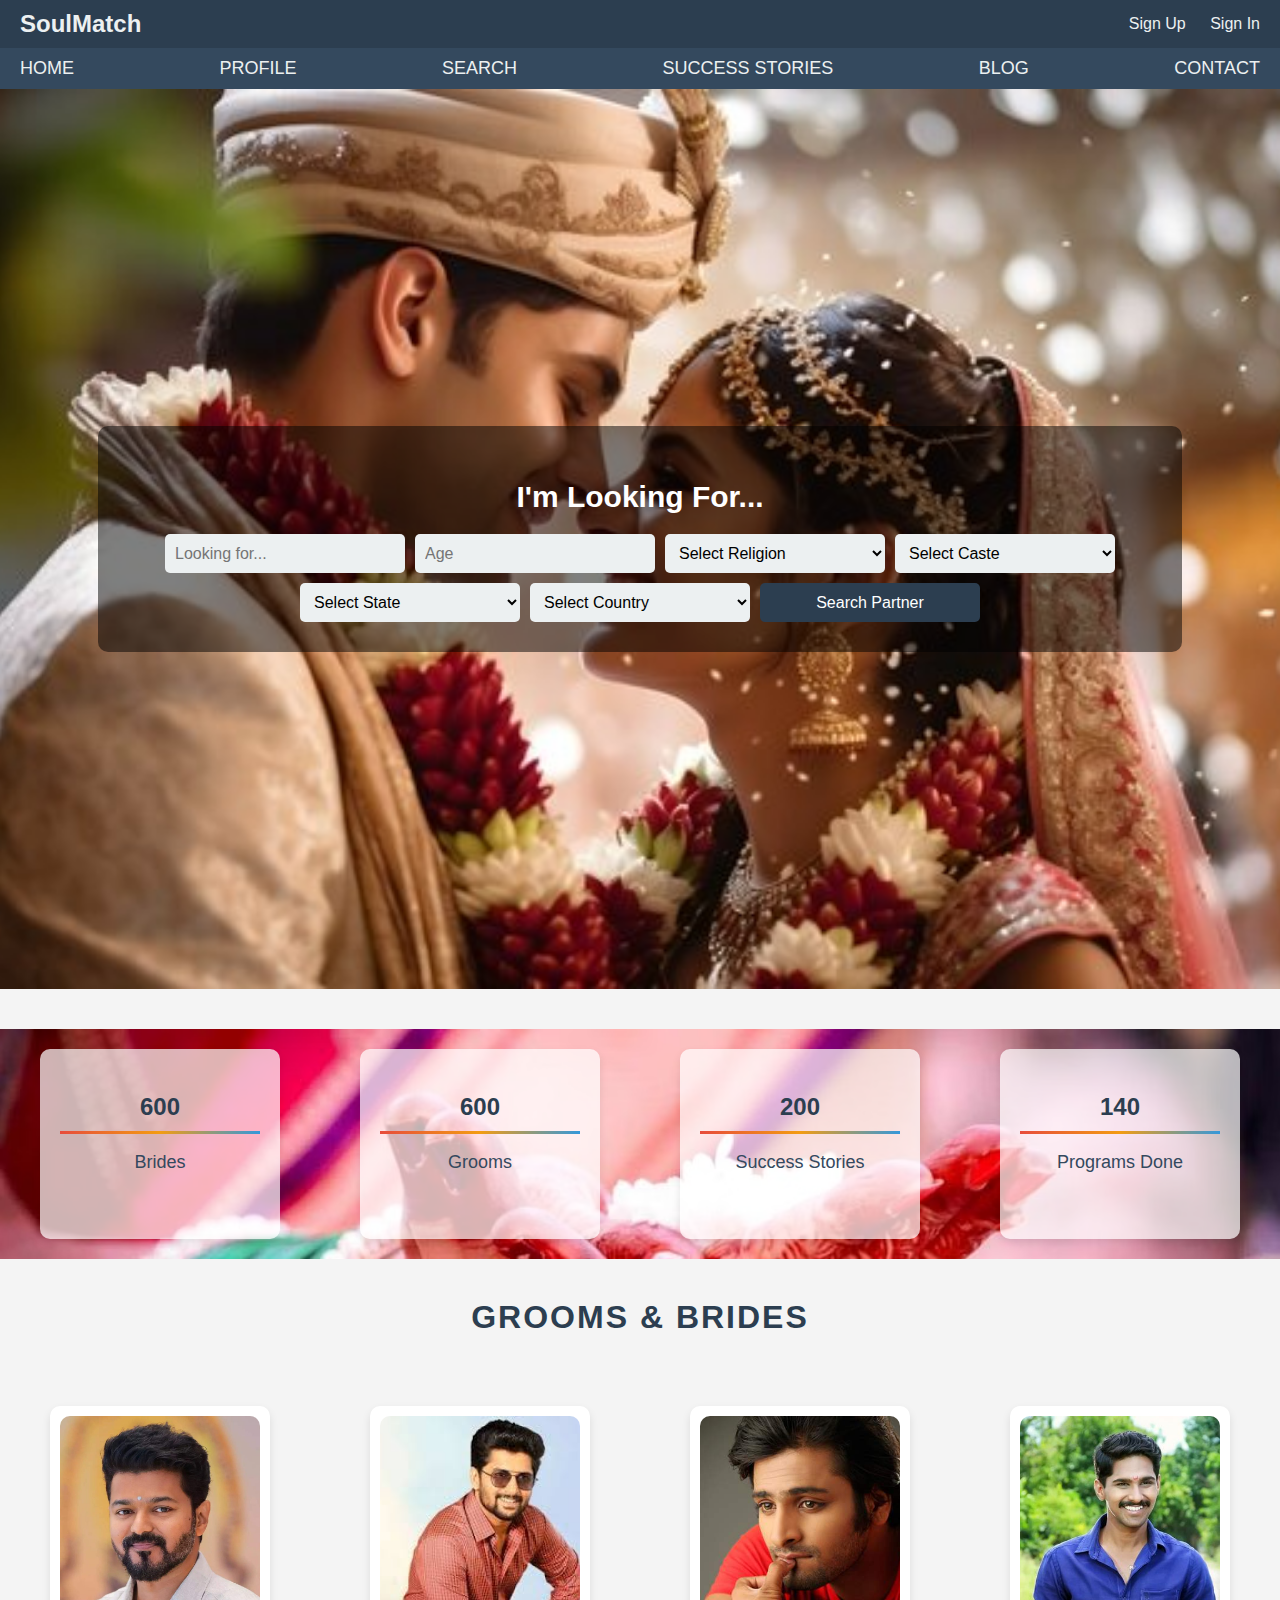
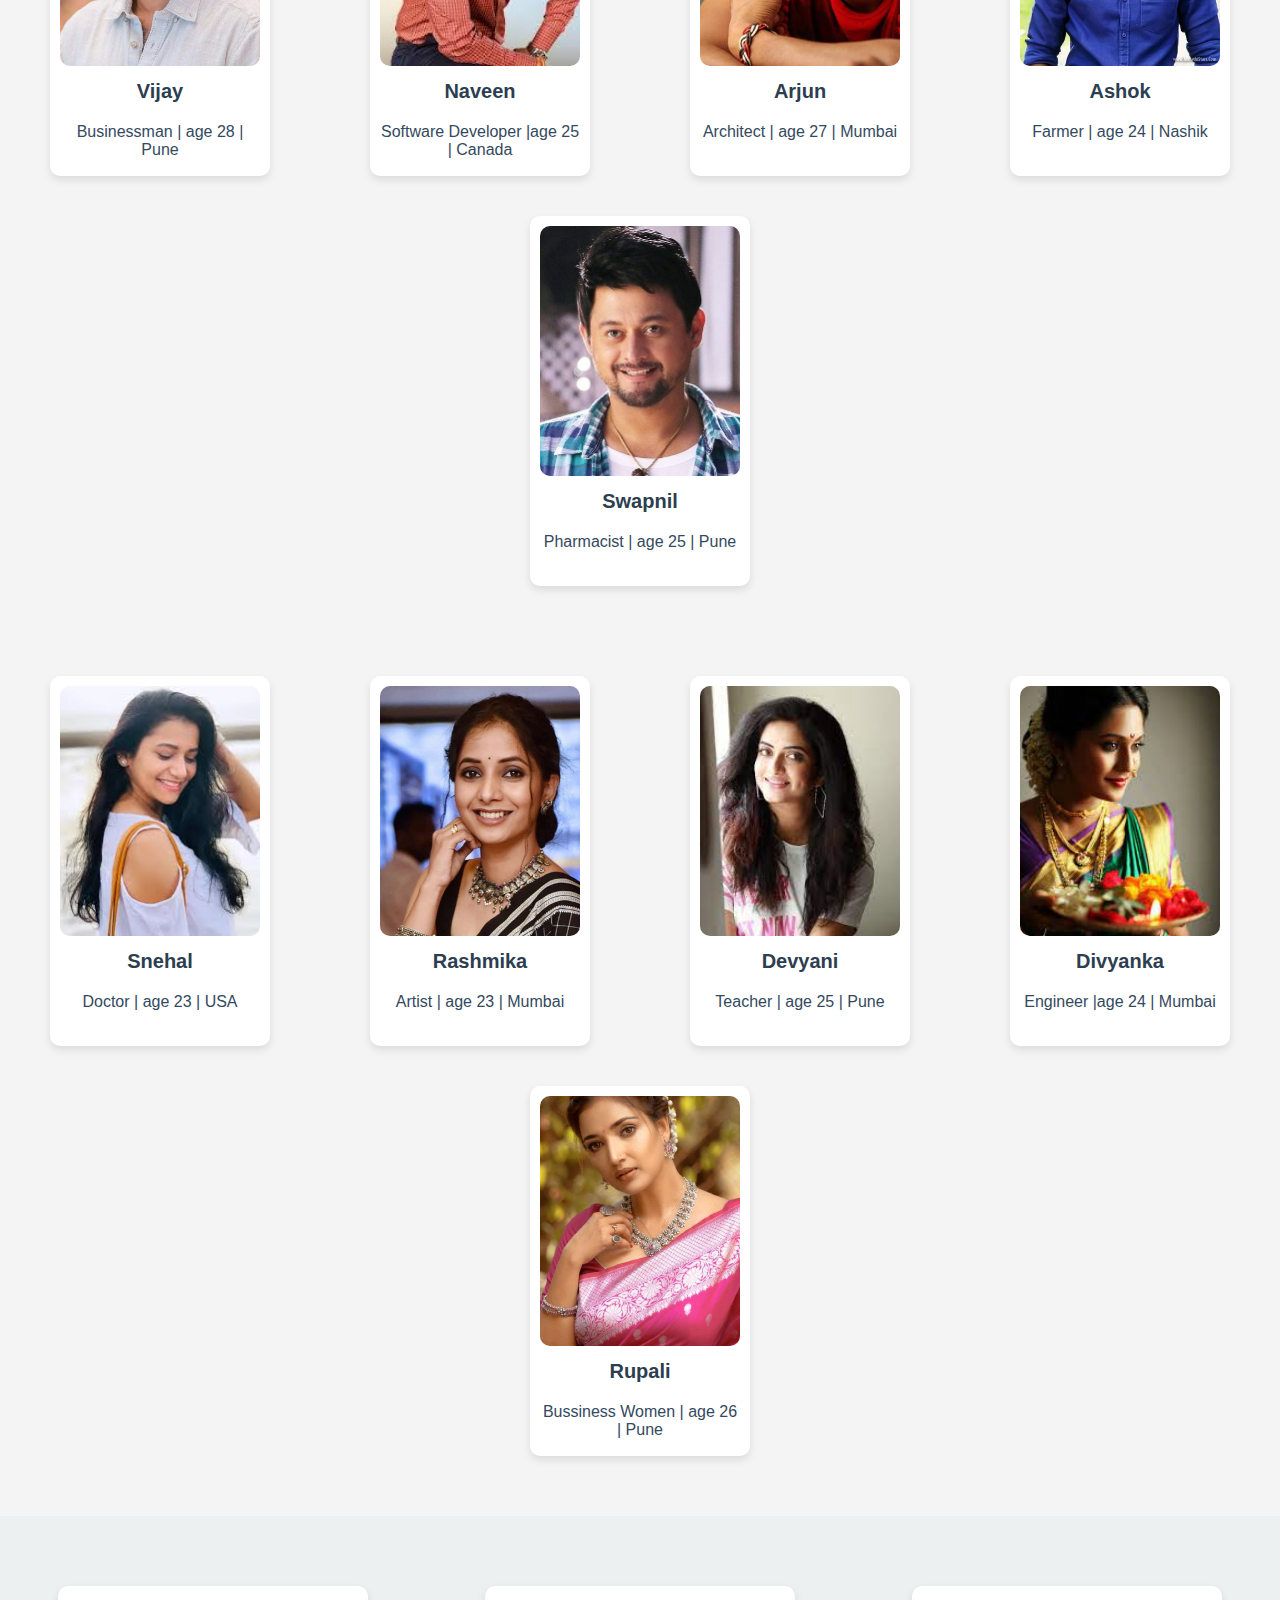
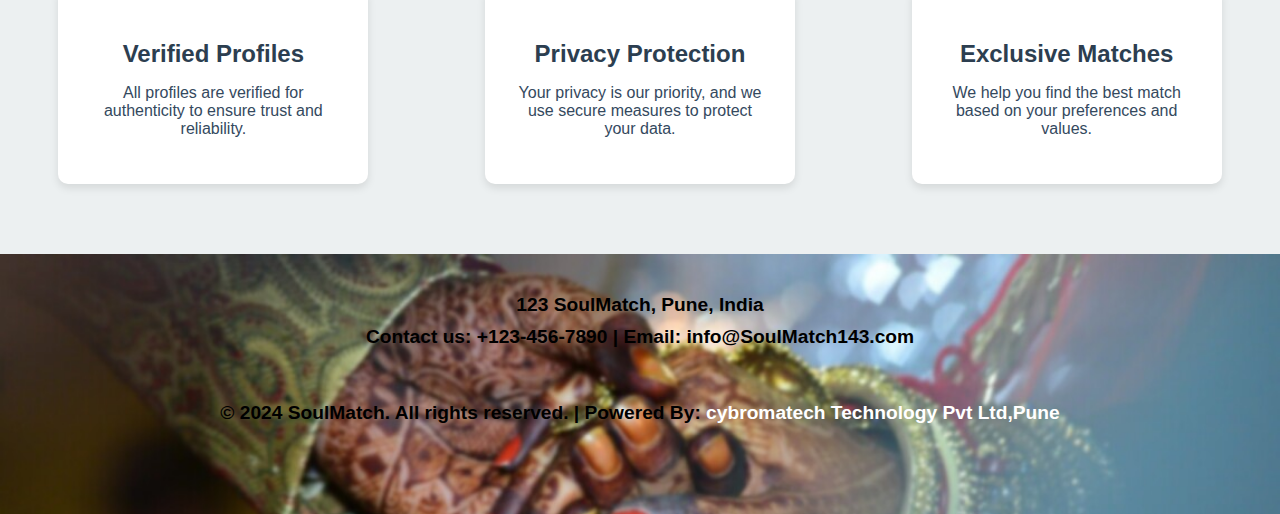
<file: index.html>
<!DOCTYPE html>
<html lang="en">
<head>
    <meta charset="UTF-8">
    <meta name="viewport" content="width=device-width, initial-scale=1.0">
    <title>Matrimonial Website</title>
    <link rel="stylesheet" href="https://cdnjs.cloudflare.com/ajax/libs/font-awesome/6.7.1/css/all.min.css" integrity="sha512-5Hs3dF2AEPkpNAR7UiOHba+lRSJNeM2ECkwxUIxC1Q/FLycGTbNapWXB4tP889k5T5Ju8fs4b1P5z/iB4nMfSQ==" crossorigin="anonymous" referrerpolicy="no-referrer" />
    <style>
        /* General body styling */
        body {
            font-family: Arial, sans-serif;
            margin: 0;
            padding: 0;
            height: 100%;
            background-color: #f4f4f4;
        }

        /* Top Nav Bar styling */
        .top-nav {
            display: flex;
            justify-content: space-between;
            align-items: center;
            background-color: #2c3e50;
            padding: 10px 20px;
        }

        .top-nav .logo a {
            font-size: 24px;
            font-weight: bold;
            color: #ecf0f1;
            text-decoration: none;
        }

        .top-nav .auth-links a {
            color: #ecf0f1;
            text-decoration: none;
            margin-left: 20px;
            font-size: 16px;
        }

        .top-nav .auth-links a:hover {
            text-decoration: underline;
        }

        /* Main Nav Bar styling */
        .navbar {
            background-color: #34495e;
            padding: 10px 0;
            text-align: center;
        }

        .navbar ul {
            list-style: none;
            padding: 0;
            margin: 0;
            display: flex;
            justify-content: space-between;
        }

        .navbar li {
            margin: 0 20px;
        }

        .navbar a {
            color: #ecf0f1;
            text-decoration: none;
            font-size: 18px;
            text-transform: uppercase;
        }

        .navbar a:hover {
            color: #f39c12;
        }

        /* Background Image Styling */
        .background-container {
            background-image: url(images/wedding-couple.jpg); /* Add the path to your image */
            background-size: cover;
            background-position: center;
            background-repeat: no-repeat;
            height: 100vh; /* Full height of the viewport */
            display: flex;
            justify-content: center;
            align-items: center;
        }

        /* Form Styling */
        .slider-content {
            background-color: rgba(0, 0, 0, 0.5); /* Semi-transparent background for readability */
            padding: 30px;
            border-radius: 10px;
            width: 80%;
            max-width: 1200px; /* Increased max width for more space */
            text-align: center;
        }

        .slider-content h2 {
            font-size: 30px;
            margin-bottom: 20px;
            color: white;
        }

        .slider-content form {
            display: flex;
            flex-wrap: wrap; /* Allow form elements to wrap */
            gap: 10px;
            justify-content: center; /* Center form elements */
        }

        .slider-content input,
        .slider-content select,
        .slider-content button {
            padding: 10px;
            width: 220px; /* Adjusted width for the form inputs */
            border-radius: 5px;
            border: none;
            font-size: 16px;
        }

        .slider-content button {
            background-color: #2c3e50;
            color: white;
            cursor: pointer;
        }

        .slider-content button:hover {
            background-color: #f39c12;
        }

        /* Style for input fields */
        input,
        select {
            background-color: #ecf0f1;
        }

        button {
            background-color: #3498db;
        }

        /* Add responsiveness for smaller screens */
        @media screen and (max-width: 768px) {
            .slider-content input,
            .slider-content select,
            .slider-content button {
                width: 100%; /* Full width on smaller screens */
            }
        }

        /* Cards Section: Stats (Brides, Grooms, Success Stories, Programs) */
        .stats-container {
            display: flex;
            background:url(images/Indian-wedding-1024x576.avif);
            margin-bottom: 50px;
            background-size: cover;
            justify-content: space-around;
            align-items: center;
            margin: 40px 0;
            flex-wrap: wrap;
        }

        .stats-card {
            background-color: rgba(255, 255, 255, 0.7); /* Transparent background */
            padding: 20px;
            margin: 20px;
            border-radius: 10px;
            box-shadow: 0 4px 8px rgba(0, 0, 0, 0.1);
            text-align: center;
            width: 200px;
            height: 150px;
        }

        .stats-card h3 {
            margin-bottom: 10px;
            font-size: 24px;
            color: #2c3e50;
        }

        .stats-card p {
            font-size: 18px;
            color: #34495e;
        }

        /* Colorful line between the number and text */
        .stats-card .line {
            width: 100%;
            height: 3px;
            background: linear-gradient(to right, #e74c3c, #f39c12, #3498db);
            margin: 10px 0;
        }

        /* Profile Cards Section */
        .profile-cards-container {
            display: flex;
            flex-wrap: wrap;
            justify-content: space-around;
            margin: 40px 0;
            margin-top: 50px;
        }
        .section-heading:hover{
        color: #f39c12;

        }
        .profile-card:hover{
           transform: scale(1.1);
        }
        .profile-card {
            background-color: #fff;
            padding: 10px;
            margin: 20px;
            border-radius: 10px;
            text-align: center;
            width: 200px;
            height: 350px;
            box-shadow: 0 4px 8px rgba(0, 0, 0, 0.1);
        }

        .profile-card img {
            width: 100%;
            height: 250px;
            object-fit: cover;
            border-radius: 10px;
        }

        .profile-card h3 {
            margin-top: 10px;
            color: #2c3e50;
            font-size: 20px;
        }

        .profile-card p {
            font-size: 16px;
            color: #34495e;
            margin-top: 5px;
        }

        /* Add responsiveness for smaller screens */
        @media screen and (max-width: 768px) {
            .stats-container {
                flex-direction: column;
                align-items: center;
            }

            .profile-cards-container {
                flex-direction: column;
                align-items: center;
            }

            .profile-card {
                width: 80%; 
            }
        }

        /* Style for the heading in the profile section */
        .section-heading {
            text-align: center;
            font-size: 32px;
            font-weight: bold;
            color: #2c3e50;
            margin: 20px 0;
            text-transform: uppercase;
            letter-spacing: 2px;
        }

         /* Features Section Styling */
         .features-section {
            display: flex;
            justify-content: space-around;
            padding: 50px 0;
            background-color: #ecf0f1;
            flex-wrap: wrap;
        }

        .feature-card {
            background-color: #fff;
            width: 250px;
            margin: 20px;
            padding: 30px;
            border-radius: 10px;
            box-shadow: 0 4px 8px rgba(0, 0, 0, 0.1);
            text-align: center;
        }

        .feature-card h3 {
            color: #2c3e50;
            font-size: 24px;
            margin-bottom: 15px;
        }

        .feature-card p {
            color: #34495e;
            font-size: 16px;
        }

        /* Footer Styling */
        .footer {
            background:url(images/do-sharp.php);
            background-size: cover;
            backdrop-filter:blur;
            width: 100%;
            height: 200px;
            color:black;
            font-weight: 600;
            font-size: 1.2rem;
            padding: 30px 0;
            text-align: center;
        }

        .footer .social-icons a {
            color:lightgreen;
            font-size: 30px;
            margin: 15px;
        }

        .footer .social-icons a:hover {
            color:orangered;
           
        }

        .footer p {
            margin: 10px 0;
        }
    </style>
</head>
<body>

    <!-- Top Navigation (Logo, Sign Up, Sign In) -->
    <div class="top-nav">
        <div class="logo">
            <a href="home.html">SoulMatch</a>
        </div>
        <div class="auth-links">
            <a href="signup.html">Sign Up</a>
            <a href="login.html">Sign In</a>
        </div>
    </div>

    <!-- Main Navigation (Sections like Home, Profile, Search) -->
    <div class="navbar">
        <ul>
            <li><a href="index.html">Home</a></li>
            <li><a href="profile.html">Profile</a></li>
            <li><a href="search.html">Search</a></li>
            <li><a href="success-stories.html">Success Stories</a></li>
            <li><a href="#">Blog</a></li>
            <li><a href="contactUs.html">Contact</a></li>
        </ul>
    </div>

    <!-- Background Image and Form Section -->
    <div class="background-container">
        <div class="slider-content">
            <h2>I'm Looking For...</h2>
            <form id="searchForm">
                <input type="text" id="lookingFor" placeholder="Looking for..." required>
                <input type="number" id="age" placeholder="Age" required>

                <!-- Religion Dropdown -->
                <select id="religion" required>
                    <option value="" disabled selected>Select Religion</option>
                    <option value="Hindu">Hindu</option>
                    <option value="Muslim">Muslim</option>
                    <option value="Christian">Christian</option>
                    <option value="Sikh">Sikh</option>
                    <option value="Other">Other</option>
                </select>

                <!-- Caste Dropdown -->
                <select id="caste" required>
                    <option value="" disabled selected>Select Caste</option>
                    <option value="General">General</option>
                    <option value="OBC">OBC</option>
                    <option value="SC">SC</option>
                    <option value="ST">ST</option>
                    <option value="Other">Other</option>
                </select>

                <!-- State Dropdown -->
                <select id="state" required>
                    <option value="" disabled selected>Select State</option>
                    <option value="Maharashtra">Maharashtra</option>
                    <option value="Gujarat">Gujarat</option>
                    <option value="Tamil Nadu">Tamil Nadu</option>
                    <option value="Uttar Pradesh">Uttar Pradesh</option>
                    <option value="Other">Other</option>
                </select>

                <!-- Country Dropdown -->
                <select id="country" required>
                    <option value="" disabled selected>Select Country</option>
                    <option value="India">India</option>
                    <option value="USA">USA</option>
                    <option value="Canada">Canada</option>
                    <option value="UK">UK</option>
                    <option value="Other">Other</option>
                </select>

                <button type="submit">Search Partner</button>
            </form>
        </div>
    </div>

    <!-- Stats Section (Brides, Grooms, Success Stories, Programs) -->
    <div class="stats-container">
        <div class="stats-card">
            <h3 id="bridesCount">0</h3>
            <div class="line"></div>
            <p>Brides</p>
        </div>
        <div class="stats-card">
            <h3 id="groomsCount">0</h3>
            <div class="line"></div>
            <p>Grooms</p>
        </div>
        <div class="stats-card">
            <h3 id="storiesCount">0</h3>
            <div class="line"></div>
            <p>Success Stories</p>
        </div>
        <div class="stats-card">
            <h3 id="programsCount">0</h3>
            <div class="line"></div>
            <p>Programs Done</p>
        </div>
    </div>

    <!-- Cards Section: Brides, Grooms -->
    <section class="groom-bride">
        <h1 class="section-heading">Grooms & Brides</h1>
        <div class="profile-cards-container">
            <!-- Grooms Section -->
            <div class="profile-card">
                <img src="images/vijay.jpg" alt="Groom 1">
                <h3>Vijay</h3>
                <p>Businessman | age 28 | Pune</p>
            </div>
            <div class="profile-card">
                <img src="images/nani.jpeg" alt="Groom 2">
                <h3>Naveen</h3>
                <p>Software Developer |age 25 | Canada</p>
            </div>
            <div class="profile-card">
                <img src="images/Vaibbhav-Tatwawdi.jpg" alt="Groom 3">
                <h3>Arjun</h3>
                <p>Architect | age 27 | Mumbai</p>
            </div>
            <div class="profile-card">
                <img src="images/lagir.jpg" alt="Groom 3">
                <h3>Ashok</h3>
                <p>Farmer | age 24 | Nashik</p>
            </div>
            <div class="profile-card">
                <img src="images/swapnil-joshi.jpg" alt="Groom 3">
                <h3>Swapnil</h3>
                <p>Pharmacist | age 25 | Pune</p>
            </div>
        </div>

        <!-- Brides Section -->
        <div class="profile-cards-container">
            <div class="profile-card">
                <img src="images/marathi1.jpeg" alt="Bride 1">
                <h3>Snehal</h3>
                <p>Doctor | age 23 | USA</p>
            </div>
            <div class="profile-card">
                <img src="images/Sayali-Sanjeev.gif" alt="Bride 2">
                <h3>Rashmika</h3>
                <p>Artist | age 23 | Mumbai</p>
            </div>
            <div class="profile-card">
                <img src="images/m2.jpeg" alt="Bride 3">
                <h3>Devyani</h3>
                <p>Teacher | age 25 | Pune</p>
            </div>
            <div class="profile-card">
                <img src="images/images.jpeg" alt="Bride 3">
                <h3>Divyanka</h3>
                <p>Engineer |age 24 | Mumbai</p>
            </div>
            <div class="profile-card">
                <img src="images/rupali-bhosale.jpeg" alt="Bride 3">
                <h3>Rupali</h3>
                <p>Bussiness Women | age 26 | Pune</p>
            </div>
        </div>
    </section>

    <script>
        // Function to animate counting
        function animateCount(elementId, finalCount, duration) {
            const element = document.getElementById(elementId);
            let count = 0;
            let increment = finalCount / (duration / 50); // Divide the final count by the duration in ms

            const interval = setInterval(() => {
                count += increment;
                if (count >= finalCount) {
                    element.innerHTML = finalCount;
                    clearInterval(interval);
                } else {
                    element.innerHTML = Math.round(count);
                }
            }, 50); // Update every 50ms
        }

        // Trigger the counting for each stat
        window.onload = function() {
            animateCount('bridesCount', 1500, 2000);
            animateCount('groomsCount', 1500, 2000);
            animateCount('storiesCount', 500, 2000);
            animateCount('programsCount', 350, 2000);
        };
    </script>


<section class="features-section">
    <div class="feature-card">
        <h3>Verified Profiles</h3>
        <p>All profiles are verified for authenticity to ensure trust and reliability.</p>
    </div>
    <div class="feature-card">
        <h3>Privacy Protection</h3>
        <p>Your privacy is our priority, and we use secure measures to protect your data.</p>
    </div>
    <div class="feature-card">
        <h3>Exclusive Matches</h3>
        <p>We help you find the best match based on your preferences and values.</p>
    </div>
</section>

<!-- Footer Section -->
<footer class="footer">
    <p>123 SoulMatch, Pune, India</p>
    <p>Contact us: <strong>+123-456-7890</strong> | Email: <strong>info@SoulMatch143.com</strong></p>
    <div class="social-icons">
        <a href="#"><i class="fa-brands fa-square-instagram"></i></a>
        <a href="#"><i class="fa-brands fa-square-facebook"></i></a>
        <a href="#"><i class="fa-brands fa-square-whatsapp"></i></a>
    </div>
    <p>&copy; 2024 SoulMatch. All rights reserved. | Powered By: <a style="text-decoration: none; color:white;" href="https://www.cybromatechtechnology.in/">cybromatech Technology Pvt Ltd,Pune</a></p>
</footer>


</body>
</html>
</file>
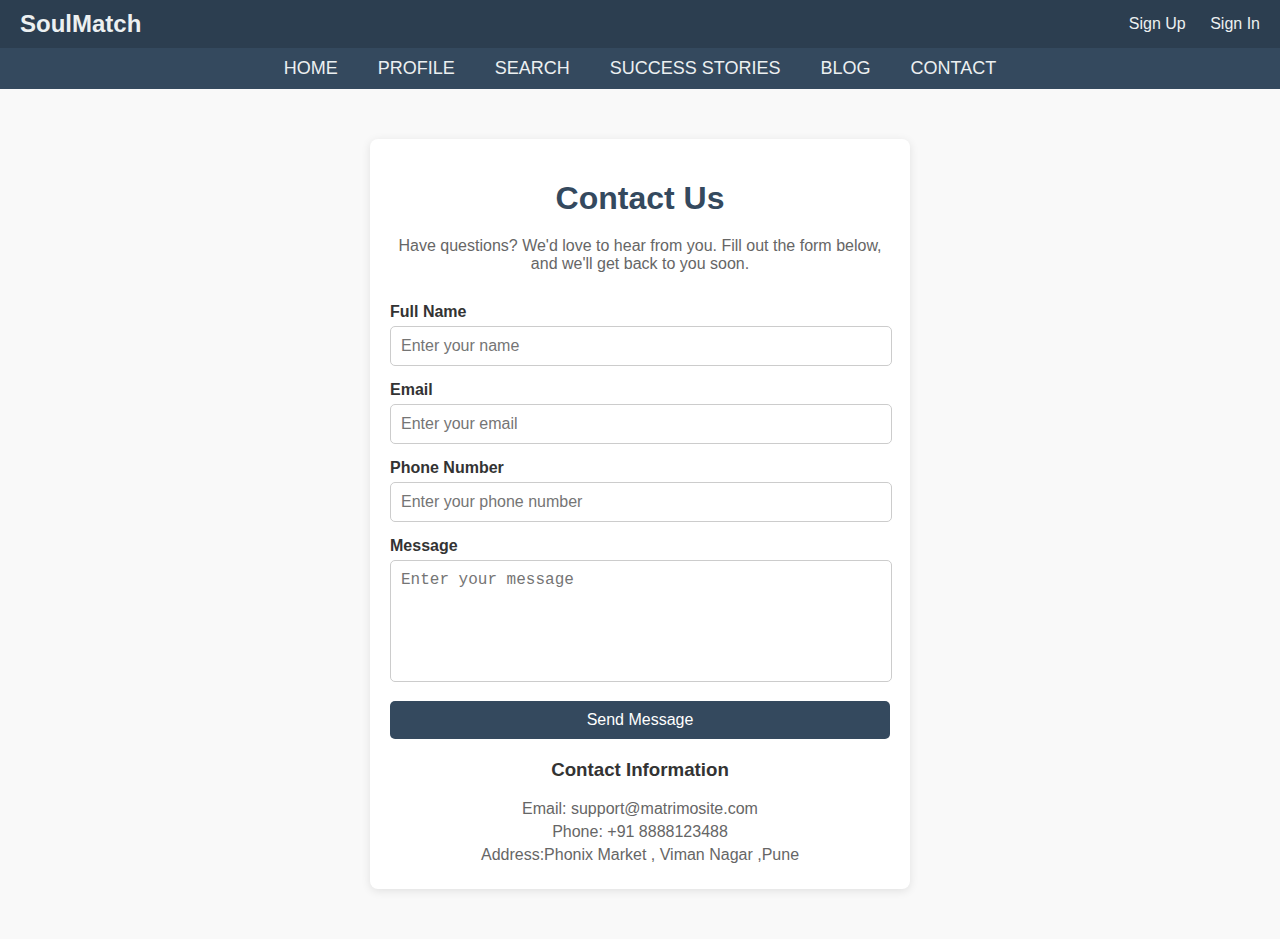
<file: contactUs.html>
<!DOCTYPE html>
<html lang="en">
<head>
    <meta charset="UTF-8">
    <meta name="viewport" content="width=device-width, initial-scale=1.0">
    <title>Contact Us - Matrimony</title>
    <link rel="stylesheet" href="contactUs.css">
</head>
<body>
    <!-- Top Navigation (Logo, Sign Up, Sign In) -->
    <div class="top-nav">
        <div class="logo">
            <a href="index.html">SoulMatch</a>
        </div>
        <div class="auth-links">
            <a href="signup.html">Sign Up</a>
            <a href="login.html">Sign In</a>
        </div>
    </div>

    <!-- Main Navigation (Sections like Home, Profile, Search) -->
    <div class="navbar">
        <ul>
            <li><a href="index.html">Home</a></li>
            <li><a href="profile.html">Profile</a></li>
            <li><a href="search.html">Search</a></li>
            <li><a href="success-stories.html">Success Stories</a></li>
            <li><a href="#">Blog</a></li>
            <li><a href="contactUs.html">Contact</a></li>
        </ul>
    </div>

    <div class="container">
        <h1>Contact Us</h1>
        <p>Have questions? We'd love to hear from you. Fill out the form below, and we'll get back to you soon.</p>
        
        <form>
            <div class="form-group">
                <label for="name">Full Name</label>
                <input type="text" id="name" placeholder="Enter your name" required>
            </div>
            <div class="form-group">
                <label for="email">Email</label>
                <input type="email" id="email" placeholder="Enter your email" required>
            </div>
            <div class="form-group">
                <label for="phone">Phone Number</label>
                <input type="tel" id="phone" placeholder="Enter your phone number" required>
            </div>
            <div class="form-group">
                <label for="message">Message</label>
                <textarea id="message" placeholder="Enter your message" required></textarea>
            </div>
            <button type="submit">Send Message</button>
        </form>

        <div class="contact-info">
            <h3>Contact Information</h3>
            <p>Email: support@matrimosite.com</p>
            <p>Phone: +91 8888123488</p>
            <p>Address:Phonix Market , Viman Nagar ,Pune </p>
        </div>
    </div>
</body>
</html>
</file>
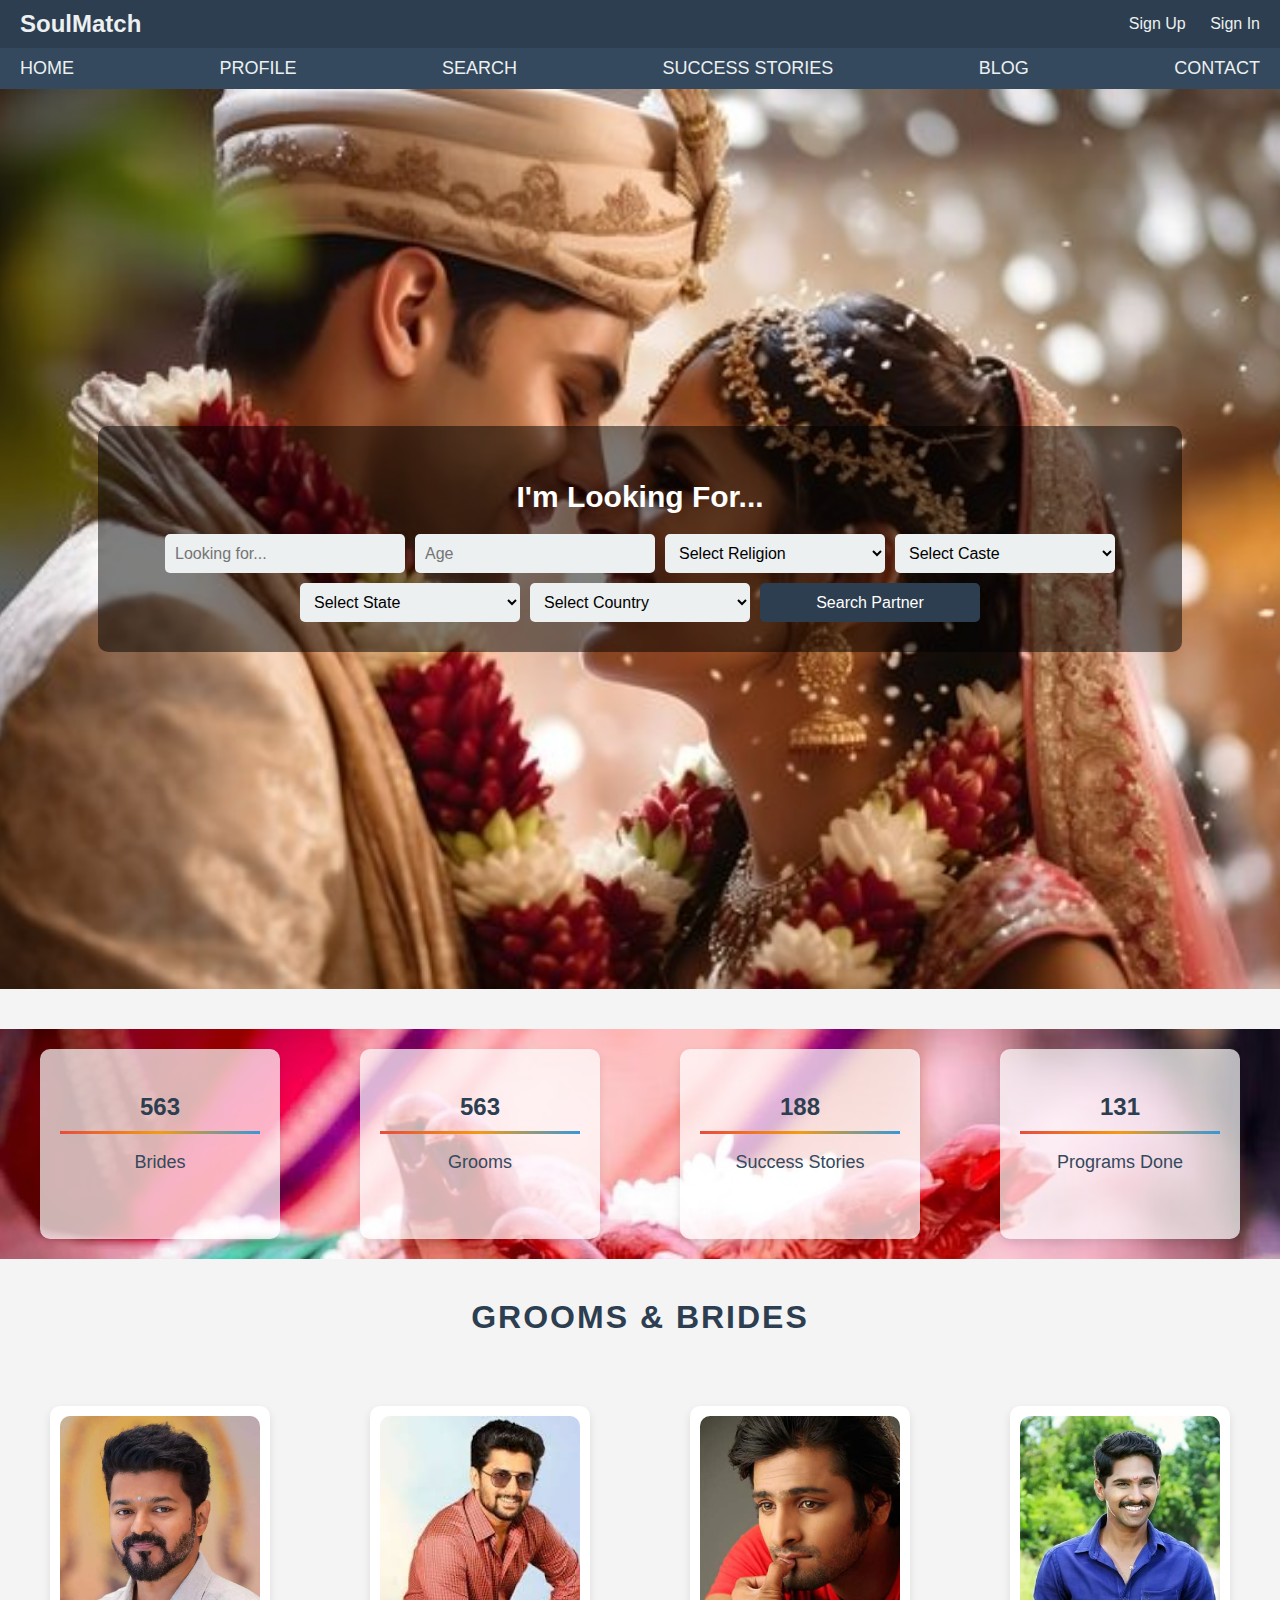
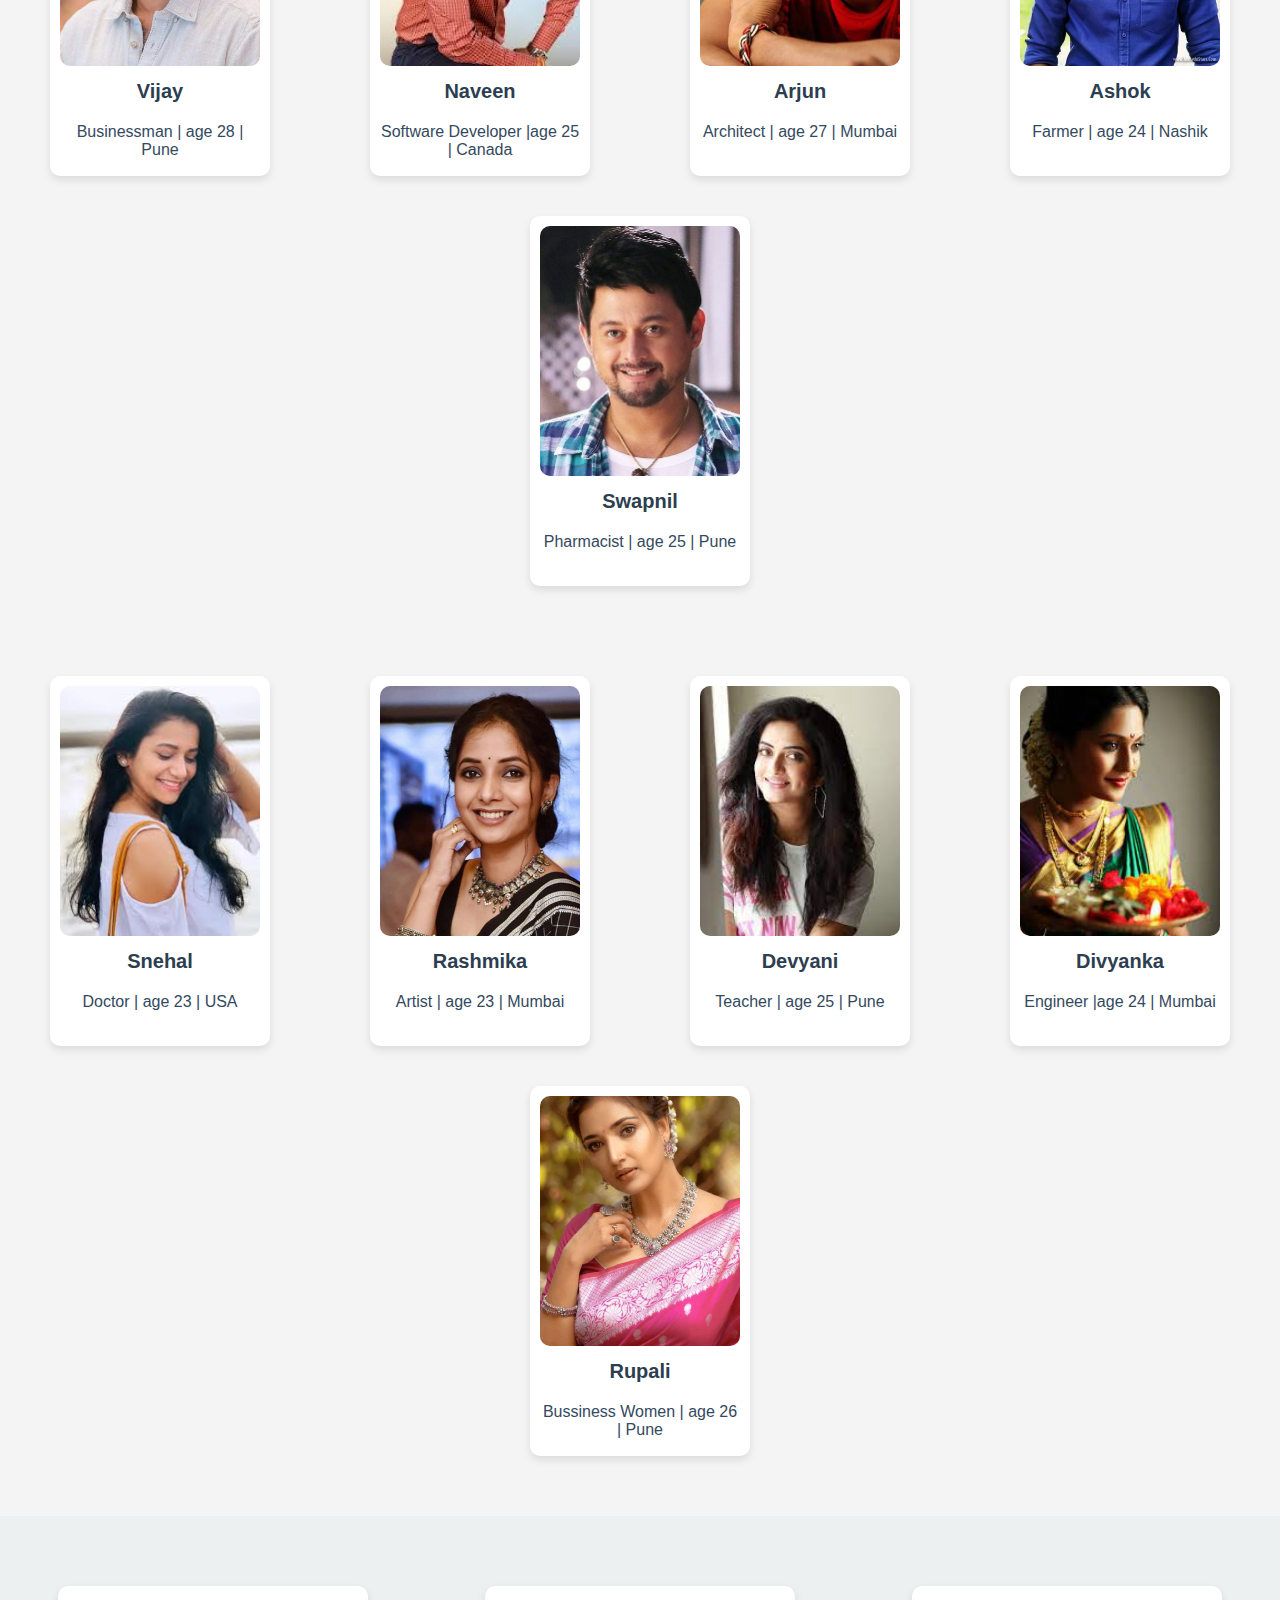
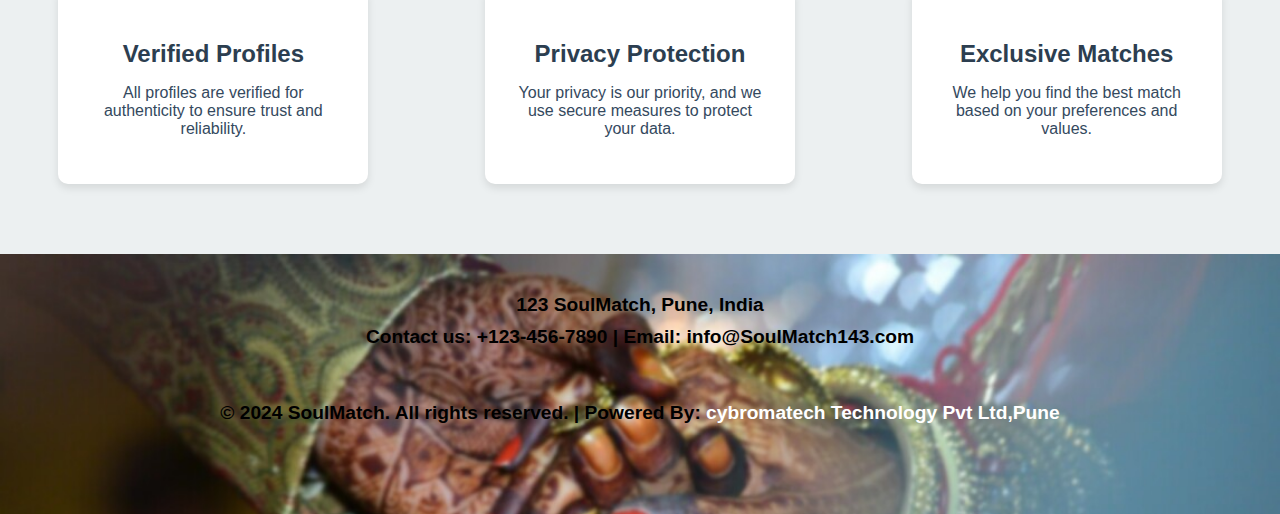
<file: home.html>
<!DOCTYPE html>
<html lang="en">
<head>
    <meta charset="UTF-8">
    <meta name="viewport" content="width=device-width, initial-scale=1.0">
    <title>Matrimonial Website</title>
    <link rel="stylesheet" href="https://cdnjs.cloudflare.com/ajax/libs/font-awesome/6.7.1/css/all.min.css" integrity="sha512-5Hs3dF2AEPkpNAR7UiOHba+lRSJNeM2ECkwxUIxC1Q/FLycGTbNapWXB4tP889k5T5Ju8fs4b1P5z/iB4nMfSQ==" crossorigin="anonymous" referrerpolicy="no-referrer" />
    <style>
        /* General body styling */
        body {
            font-family: Arial, sans-serif;
            margin: 0;
            padding: 0;
            height: 100%;
            background-color: #f4f4f4;
        }

        /* Top Nav Bar styling */
        .top-nav {
            display: flex;
            justify-content: space-between;
            align-items: center;
            background-color: #2c3e50;
            padding: 10px 20px;
        }

        .top-nav .logo a {
            font-size: 24px;
            font-weight: bold;
            color: #ecf0f1;
            text-decoration: none;
        }

        .top-nav .auth-links a {
            color: #ecf0f1;
            text-decoration: none;
            margin-left: 20px;
            font-size: 16px;
        }

        .top-nav .auth-links a:hover {
            text-decoration: underline;
        }

        /* Main Nav Bar styling */
        .navbar {
            background-color: #34495e;
            padding: 10px 0;
            text-align: center;
        }

        .navbar ul {
            list-style: none;
            padding: 0;
            margin: 0;
            display: flex;
            justify-content: space-between;
        }

        .navbar li {
            margin: 0 20px;
        }

        .navbar a {
            color: #ecf0f1;
            text-decoration: none;
            font-size: 18px;
            text-transform: uppercase;
        }

        .navbar a:hover {
            color: #f39c12;
        }

        /* Background Image Styling */
        .background-container {
            background-image: url(images/wedding-couple.jpg); /* Add the path to your image */
            background-size: cover;
            background-position: center;
            background-repeat: no-repeat;
            height: 100vh; /* Full height of the viewport */
            display: flex;
            justify-content: center;
            align-items: center;
        }

        /* Form Styling */
        .slider-content {
            background-color: rgba(0, 0, 0, 0.5); /* Semi-transparent background for readability */
            padding: 30px;
            border-radius: 10px;
            width: 80%;
            max-width: 1200px; /* Increased max width for more space */
            text-align: center;
        }

        .slider-content h2 {
            font-size: 30px;
            margin-bottom: 20px;
            color: white;
        }

        .slider-content form {
            display: flex;
            flex-wrap: wrap; /* Allow form elements to wrap */
            gap: 10px;
            justify-content: center; /* Center form elements */
        }

        .slider-content input,
        .slider-content select,
        .slider-content button {
            padding: 10px;
            width: 220px; /* Adjusted width for the form inputs */
            border-radius: 5px;
            border: none;
            font-size: 16px;
        }

        .slider-content button {
            background-color: #2c3e50;
            color: white;
            cursor: pointer;
        }

        .slider-content button:hover {
            background-color: #f39c12;
        }

        /* Style for input fields */
        input,
        select {
            background-color: #ecf0f1;
        }

        button {
            background-color: #3498db;
        }

        /* Add responsiveness for smaller screens */
        @media screen and (max-width: 768px) {
            .slider-content input,
            .slider-content select,
            .slider-content button {
                width: 100%; /* Full width on smaller screens */
            }
        }

        /* Cards Section: Stats (Brides, Grooms, Success Stories, Programs) */
        .stats-container {
            display: flex;
            background:url(images/Indian-wedding-1024x576.avif);
            margin-bottom: 50px;
            background-size: cover;
            justify-content: space-around;
            align-items: center;
            margin: 40px 0;
            flex-wrap: wrap;
        }

        .stats-card {
            background-color: rgba(255, 255, 255, 0.7); /* Transparent background */
            padding: 20px;
            margin: 20px;
            border-radius: 10px;
            box-shadow: 0 4px 8px rgba(0, 0, 0, 0.1);
            text-align: center;
            width: 200px;
            height: 150px;
        }

        .stats-card h3 {
            margin-bottom: 10px;
            font-size: 24px;
            color: #2c3e50;
        }

        .stats-card p {
            font-size: 18px;
            color: #34495e;
        }

        /* Colorful line between the number and text */
        .stats-card .line {
            width: 100%;
            height: 3px;
            background: linear-gradient(to right, #e74c3c, #f39c12, #3498db);
            margin: 10px 0;
        }

        /* Profile Cards Section */
        .profile-cards-container {
            display: flex;
            flex-wrap: wrap;
            justify-content: space-around;
            margin: 40px 0;
            margin-top: 50px;
        }
        .section-heading:hover{
        color: #f39c12;

        }
        .profile-card:hover{
           transform: scale(1.1);
        }
        .profile-card {
            background-color: #fff;
            padding: 10px;
            margin: 20px;
            border-radius: 10px;
            text-align: center;
            width: 200px;
            height: 350px;
            box-shadow: 0 4px 8px rgba(0, 0, 0, 0.1);
        }

        .profile-card img {
            width: 100%;
            height: 250px;
            object-fit: cover;
            border-radius: 10px;
        }

        .profile-card h3 {
            margin-top: 10px;
            color: #2c3e50;
            font-size: 20px;
        }

        .profile-card p {
            font-size: 16px;
            color: #34495e;
            margin-top: 5px;
        }

        /* Add responsiveness for smaller screens */
        @media screen and (max-width: 768px) {
            .stats-container {
                flex-direction: column;
                align-items: center;
            }

            .profile-cards-container {
                flex-direction: column;
                align-items: center;
            }

            .profile-card {
                width: 80%; 
            }
        }

        /* Style for the heading in the profile section */
        .section-heading {
            text-align: center;
            font-size: 32px;
            font-weight: bold;
            color: #2c3e50;
            margin: 20px 0;
            text-transform: uppercase;
            letter-spacing: 2px;
        }

         /* Features Section Styling */
         .features-section {
            display: flex;
            justify-content: space-around;
            padding: 50px 0;
            background-color: #ecf0f1;
            flex-wrap: wrap;
        }

        .feature-card {
            background-color: #fff;
            width: 250px;
            margin: 20px;
            padding: 30px;
            border-radius: 10px;
            box-shadow: 0 4px 8px rgba(0, 0, 0, 0.1);
            text-align: center;
        }

        .feature-card h3 {
            color: #2c3e50;
            font-size: 24px;
            margin-bottom: 15px;
        }

        .feature-card p {
            color: #34495e;
            font-size: 16px;
        }

        /* Footer Styling */
        .footer {
            background:url(images/do-sharp.php);
            background-size: cover;
            backdrop-filter:blur;
            width: 100%;
            height: 200px;
            color:black;
            font-weight: 600;
            font-size: 1.2rem;
            padding: 30px 0;
            text-align: center;
        }

        .footer .social-icons a {
            color:lightgreen;
            font-size: 30px;
            margin: 15px;
        }

        .footer .social-icons a:hover {
            color:orangered;
           
        }

        .footer p {
            margin: 10px 0;
        }
    </style>
</head>
<body>

    <!-- Top Navigation (Logo, Sign Up, Sign In) -->
    <div class="top-nav">
        <div class="logo">
            <a href="home.html">SoulMatch</a>
        </div>
        <div class="auth-links">
            <a href="signup.html">Sign Up</a>
            <a href="login.html">Sign In</a>
        </div>
    </div>

    <!-- Main Navigation (Sections like Home, Profile, Search) -->
    <div class="navbar">
        <ul>
            <li><a href="home.html">Home</a></li>
            <li><a href="profile.html">Profile</a></li>
            <li><a href="search.html">Search</a></li>
            <li><a href="success-stories.html">Success Stories</a></li>
            <li><a href="#">Blog</a></li>
            <li><a href="contactUs.html">Contact</a></li>
        </ul>
    </div>

    <!-- Background Image and Form Section -->
    <div class="background-container">
        <div class="slider-content">
            <h2>I'm Looking For...</h2>
            <form id="searchForm">
                <input type="text" id="lookingFor" placeholder="Looking for..." required>
                <input type="number" id="age" placeholder="Age" required>

                <!-- Religion Dropdown -->
                <select id="religion" required>
                    <option value="" disabled selected>Select Religion</option>
                    <option value="Hindu">Hindu</option>
                    <option value="Muslim">Muslim</option>
                    <option value="Christian">Christian</option>
                    <option value="Sikh">Sikh</option>
                    <option value="Other">Other</option>
                </select>

                <!-- Caste Dropdown -->
                <select id="caste" required>
                    <option value="" disabled selected>Select Caste</option>
                    <option value="General">General</option>
                    <option value="OBC">OBC</option>
                    <option value="SC">SC</option>
                    <option value="ST">ST</option>
                    <option value="Other">Other</option>
                </select>

                <!-- State Dropdown -->
                <select id="state" required>
                    <option value="" disabled selected>Select State</option>
                    <option value="Maharashtra">Maharashtra</option>
                    <option value="Gujarat">Gujarat</option>
                    <option value="Tamil Nadu">Tamil Nadu</option>
                    <option value="Uttar Pradesh">Uttar Pradesh</option>
                    <option value="Other">Other</option>
                </select>

                <!-- Country Dropdown -->
                <select id="country" required>
                    <option value="" disabled selected>Select Country</option>
                    <option value="India">India</option>
                    <option value="USA">USA</option>
                    <option value="Canada">Canada</option>
                    <option value="UK">UK</option>
                    <option value="Other">Other</option>
                </select>

                <button type="submit">Search Partner</button>
            </form>
        </div>
    </div>

    <!-- Stats Section (Brides, Grooms, Success Stories, Programs) -->
    <div class="stats-container">
        <div class="stats-card">
            <h3 id="bridesCount">0</h3>
            <div class="line"></div>
            <p>Brides</p>
        </div>
        <div class="stats-card">
            <h3 id="groomsCount">0</h3>
            <div class="line"></div>
            <p>Grooms</p>
        </div>
        <div class="stats-card">
            <h3 id="storiesCount">0</h3>
            <div class="line"></div>
            <p>Success Stories</p>
        </div>
        <div class="stats-card">
            <h3 id="programsCount">0</h3>
            <div class="line"></div>
            <p>Programs Done</p>
        </div>
    </div>

    <!-- Cards Section: Brides, Grooms -->
    <section class="groom-bride">
        <h1 class="section-heading">Grooms & Brides</h1>
        <div class="profile-cards-container">
            <!-- Grooms Section -->
            <div class="profile-card">
                <img src="images/vijay.jpg" alt="Groom 1">
                <h3>Vijay</h3>
                <p>Businessman | age 28 | Pune</p>
            </div>
            <div class="profile-card">
                <img src="images/nani.jpeg" alt="Groom 2">
                <h3>Naveen</h3>
                <p>Software Developer |age 25 | Canada</p>
            </div>
            <div class="profile-card">
                <img src="images/Vaibbhav-Tatwawdi.jpg" alt="Groom 3">
                <h3>Arjun</h3>
                <p>Architect | age 27 | Mumbai</p>
            </div>
            <div class="profile-card">
                <img src="images/lagir.jpg" alt="Groom 3">
                <h3>Ashok</h3>
                <p>Farmer | age 24 | Nashik</p>
            </div>
            <div class="profile-card">
                <img src="images/swapnil-joshi.jpg" alt="Groom 3">
                <h3>Swapnil</h3>
                <p>Pharmacist | age 25 | Pune</p>
            </div>
        </div>

        <!-- Brides Section -->
        <div class="profile-cards-container">
            <div class="profile-card">
                <img src="images/marathi1.jpeg" alt="Bride 1">
                <h3>Snehal</h3>
                <p>Doctor | age 23 | USA</p>
            </div>
            <div class="profile-card">
                <img src="images/Sayali-Sanjeev.gif" alt="Bride 2">
                <h3>Rashmika</h3>
                <p>Artist | age 23 | Mumbai</p>
            </div>
            <div class="profile-card">
                <img src="images/m2.jpeg" alt="Bride 3">
                <h3>Devyani</h3>
                <p>Teacher | age 25 | Pune</p>
            </div>
            <div class="profile-card">
                <img src="images/images.jpeg" alt="Bride 3">
                <h3>Divyanka</h3>
                <p>Engineer |age 24 | Mumbai</p>
            </div>
            <div class="profile-card">
                <img src="images/rupali-bhosale.jpeg" alt="Bride 3">
                <h3>Rupali</h3>
                <p>Bussiness Women | age 26 | Pune</p>
            </div>
        </div>
    </section>

    <script>
        // Function to animate counting
        function animateCount(elementId, finalCount, duration) {
            const element = document.getElementById(elementId);
            let count = 0;
            let increment = finalCount / (duration / 50); // Divide the final count by the duration in ms

            const interval = setInterval(() => {
                count += increment;
                if (count >= finalCount) {
                    element.innerHTML = finalCount;
                    clearInterval(interval);
                } else {
                    element.innerHTML = Math.round(count);
                }
            }, 50); // Update every 50ms
        }

        // Trigger the counting for each stat
        window.onload = function() {
            animateCount('bridesCount', 1500, 2000);
            animateCount('groomsCount', 1500, 2000);
            animateCount('storiesCount', 500, 2000);
            animateCount('programsCount', 350, 2000);
        };
    </script>


<section class="features-section">
    <div class="feature-card">
        <h3>Verified Profiles</h3>
        <p>All profiles are verified for authenticity to ensure trust and reliability.</p>
    </div>
    <div class="feature-card">
        <h3>Privacy Protection</h3>
        <p>Your privacy is our priority, and we use secure measures to protect your data.</p>
    </div>
    <div class="feature-card">
        <h3>Exclusive Matches</h3>
        <p>We help you find the best match based on your preferences and values.</p>
    </div>
</section>

<!-- Footer Section -->
<footer class="footer">
    <p>123 SoulMatch, Pune, India</p>
    <p>Contact us: <strong>+123-456-7890</strong> | Email: <strong>info@SoulMatch143.com</strong></p>
    <div class="social-icons">
        <a href="#"><i class="fa-brands fa-square-instagram"></i></a>
        <a href="#"><i class="fa-brands fa-square-facebook"></i></a>
        <a href="#"><i class="fa-brands fa-square-whatsapp"></i></a>
    </div>
    <p>&copy; 2024 SoulMatch. All rights reserved. | Powered By: <a style="text-decoration: none; color:white;" href="https://www.cybromatechtechnology.in/">cybromatech Technology Pvt Ltd,Pune</a></p>
</footer>


</body>
</html>
</file>
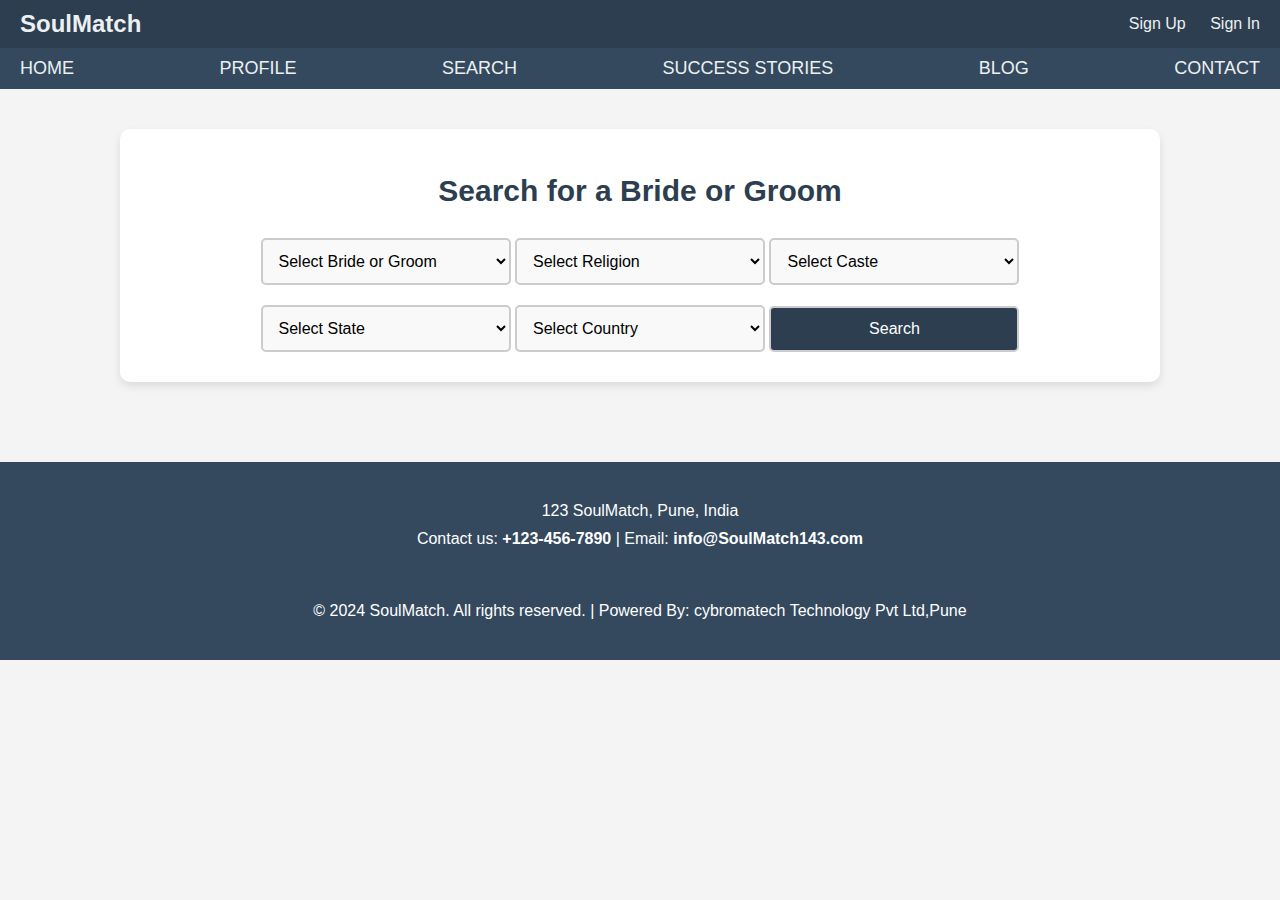
<file: search.html>
<!DOCTYPE html>
<html lang="en">
<head>
    <meta charset="UTF-8">
    <meta name="viewport" content="width=device-width, initial-scale=1.0">
    <title>Search Profile - SoulMatch</title>
    <link rel="stylesheet" href="https://cdnjs.cloudflare.com/ajax/libs/font-awesome/6.7.1/css/all.min.css" integrity="sha512-5Hs3dF2AEPkpNAR7UiOHba+lRSJNeM2ECkwxUIxC1Q/FLycGTbNapWXB4tP889k5T5Ju8fs4b1P5z/iB4nMfSQ==" crossorigin="anonymous" referrerpolicy="no-referrer" />
    <style>
        /* General body styling */
        body {
            font-family: Arial, sans-serif;
            margin: 0;
            padding: 0;
            height: 100%;
            background-color: #f4f4f4;
        }

        /* Top Nav Bar styling */
        .top-nav {
            display: flex;
            justify-content: space-between;
            align-items: center;
            background-color: #2c3e50;
            padding: 10px 20px;
        }

        .top-nav .logo a {
            font-size: 24px;
            font-weight: bold;
            color: #ecf0f1;
            text-decoration: none;
        }

        .top-nav .auth-links a {
            color: #ecf0f1;
            text-decoration: none;
            margin-left: 20px;
            font-size: 16px;
        }

        .top-nav .auth-links a:hover {
            text-decoration: underline;
        }

        /* Main Nav Bar styling */
        .navbar {
            background-color: #34495e;
            padding: 10px 0;
            text-align: center;
        }

        .navbar ul {
            list-style: none;
            padding: 0;
            margin: 0;
            display: flex;
            justify-content: space-between;
        }

        .navbar li {
            margin: 0 20px;
        }

        .navbar a {
            color: #ecf0f1;
            text-decoration: none;
            font-size: 18px;
            text-transform: uppercase;
        }

        .navbar a:hover {
            color: #f39c12;
        }

        /* Form Styling */
        .search-container {
            margin: 40px auto;
            padding: 20px;
            max-width: 1000px;
            background-color: #fff;
            border-radius: 10px;
            box-shadow: 0 4px 8px rgba(0, 0, 0, 0.1);
            text-align: center;
        }

        .search-container h2 {
            font-size: 30px;
            color: #2c3e50;
            margin-bottom: 20px;
        }

        .search-container select,
        .search-container input,
        .search-container button {
            padding: 12px;
            margin: 10px 0;
            border-radius: 5px;
            border: 2px solid #ccc;
            font-size: 16px;
            width: 250px;
            display: inline-block;
            background-color: #f9f9f9;
        }

        .search-container button {
            background-color: #2c3e50;
            color: white;
            cursor: pointer;
            transition: background-color 0.3s ease;
        }

        .search-container button:hover {
            background-color: #f39c12;
        }

        .search-container select:focus,
        .search-container input:focus {
            border-color: #2c3e50;
            outline: none;
        }

        .search-container input::placeholder {
            color: #aaa;
        }

        /* Profile Cards Section */
        .profile-cards-container {
            display: flex;
            flex-wrap: wrap;
            justify-content: space-around;
            margin: 40px 0;
        }

        .profile-card {
            background-color: #fff;
            padding: 10px;
            margin: 20px;
            border-radius: 10px;
            text-align: center;
            width: 200px;
            height: 350px;
            box-shadow: 0 4px 8px rgba(0, 0, 0, 0.1);
        }

        .profile-card img {
            width: 100%;
            height: 250px;
            object-fit: cover;
            border-radius: 10px;
        }

        .profile-card h3 {
            margin-top: 10px;
            color: #2c3e50;
            font-size: 20px;
        }

        .profile-card p {
            font-size: 16px;
            color: #34495e;
            margin-top: 5px;
        }

        /* Add responsiveness for smaller screens */
        @media screen and (max-width: 768px) {
            .profile-cards-container {
                flex-direction: column;
                align-items: center;
            }

            .profile-card {
                width: 80%;
            }
        }

        /* Footer Styling */
        .footer {
            background: #34495e;
            padding: 30px 0;
            color: white;
            font-size: 1rem;
            text-align: center;
        }

        .footer .social-icons a {
            color: #ecf0f1;
            font-size: 30px;
            margin: 15px;
        }

        .footer .social-icons a:hover {
            color: #f39c12;
        }

        .footer p {
            margin: 10px 0;
        }

    </style>
</head>
<body>

   <!-- Top Navigation (Logo, Sign Up, Sign In) -->
   <div class="top-nav">
    <div class="logo">
        <a href="index.html">SoulMatch</a>
    </div>
    <div class="auth-links">
        <a href="signup.html">Sign Up</a>
        <a href="login.html">Sign In</a>
    </div>
</div>

<!-- Main Navigation (Sections like Home, Profile, Search) -->
<div class="navbar">
    <ul>
        <li><a href="index.html">Home</a></li>
        <li><a href="profile.html">Profile</a></li>
        <li><a href="search.html">Search</a></li>
        <li><a href="success-stories.html">Success Stories</a></li>
        <li><a href="#">Blog</a></li>
        <li><a href="contactUs.html">Contact</a></li>
    </ul>
</div>


    <!-- Search Form Section -->
    <div class="search-container">
        <h2>Search for a Bride or Groom</h2>
        <form id="searchForm">
            <select id="searchType" required>
                <option value="" disabled selected>Select Bride or Groom</option>
                <option value="bride">Bride</option>
                <option value="groom">Groom</option>
            </select>

            <!-- Religion Dropdown -->
            <select id="religion" required>
                <option value="" disabled selected>Select Religion</option>
                <option value="Hindu">Hindu</option>
                <option value="Muslim">Muslim</option>
                <option value="Christian">Christian</option>
                <option value="Sikh">Sikh</option>
                <option value="Other">Other</option>
            </select>

            <!-- Caste Dropdown -->
            <select id="caste" required>
                <option value="" disabled selected>Select Caste</option>
                <option value="General">General</option>
                <option value="OBC">OBC</option>
                <option value="SC">SC</option>
                <option value="ST">ST</option>
                <option value="Other">Other</option>
            </select>

            <!-- State Dropdown -->
            <select id="state" required>
                <option value="" disabled selected>Select State</option>
                <option value="Maharashtra">Maharashtra</option>
                <option value="Gujarat">Gujarat</option>
                <option value="Tamil Nadu">Tamil Nadu</option>
                <option value="Uttar Pradesh">Uttar Pradesh</option>
                <option value="Other">Other</option>
            </select>

            <!-- Country Dropdown -->
            <select id="country" required>
                <option value="" disabled selected>Select Country</option>
                <option value="India">India</option>
                <option value="USA">USA</option>
                <option value="Canada">Canada</option>
                <option value="UK">UK</option>
                <option value="Other">Other</option>
            </select>

            <button type="submit">Search</button>
        </form>
    </div>

    <!-- Profile Results Section (Example Bride and Groom) -->
    <div class="profile-cards-container" id="profileResults">
        <!-- Sample profiles will be injected here dynamically -->
    </div>

    <!-- Footer Section -->
    <footer class="footer">
        <p>123 SoulMatch, Pune, India</p>
        <p>Contact us: <strong>+123-456-7890</strong> | Email: <strong>info@SoulMatch143.com</strong></p>
        <div class="social-icons">
            <a href="#"><i class="fa-brands fa-square-instagram"></i></a>
            <a href="#"><i class="fa-brands fa-square-facebook"></i></a>
            <a href="#"><i class="fa-brands fa-square-whatsapp"></i></a>
        </div>
        <p>&copy; 2024 SoulMatch. All rights reserved. | Powered By: <a style="text-decoration: none; color:white;" href="https://www.cybromatechtechnology.in/">cybromatech Technology Pvt Ltd,Pune</a></p>
    </footer>

    <script>
        // Sample data for Brides and Grooms
        const sampleProfiles = {
            bride: [
                {name: "Snehal", profession: "Doctor", age: 23, location: "USA", image: "images/marathi1.jpeg"},
                {name: "Rashmika", profession: "Artist", age: 23, location: "Mumbai", image: "images/Sayali-Sanjeev.gif"},
                {name: "Devyani", profession: "Teacher", age: 25, location: "Pune", image: "images/m2.jpeg"}
            ],
            groom: [
                {name: "Vijay", profession: "Businessman", age: 28, location: "Pune", image: "images/vijay.jpg"},
                {name: "Naveen", profession: "Software Developer", age: 25, location: "Canada", image: "images/nani.jpeg"},
                {name: "Arjun", profession: "Architect", age: 27, location: "Mumbai", image: "images/Vaibbhav-Tatwawdi.jpg"}
            ]
        };

        document.getElementById('searchForm').addEventListener('submit', function(e) {
            e.preventDefault();

            const searchType = document.getElementById('searchType').value;
            const profileContainer = document.getElementById('profileResults');
            const profiles = sampleProfiles[searchType] || [];

            profileContainer.innerHTML = '';

            profiles.forEach(profile => {
                const profileCard = document.createElement('div');
                profileCard.classList.add('profile-card');
                
                profileCard.innerHTML = `
                    <img src="${profile.image}" alt="${profile.name}">
                    <h3>${profile.name}</h3>
                    <p>${profile.profession} | Age ${profile.age} | ${profile.location}</p>
                `;

                profileContainer.appendChild(profileCard);
            });
        });
    </script>

</body>
</html>
</file>
<file: contactUs.css>
body {
    font-family: Arial, sans-serif;
    background-color: #f9f9f9;
    margin: 0;
    padding: 0;
}
.container {
    max-width: 500px;
    margin: 50px auto;
    background: white;
    padding: 20px;
    border-radius: 8px;
    box-shadow: 0 2px 10px rgba(0, 0, 0, 0.1);
}
h1 {
    text-align: center;
    color: #34495e;
    margin-bottom: 20px;
}
p {
    text-align: center;
    color: #666;
    margin-bottom: 30px;
}
.form-group {
    margin-bottom: 15px;
}
label {
    display: block;
    font-weight: bold;
    margin-bottom: 5px;
    color: #333;
}
input, textarea {
    width: 96%;
    padding: 10px;
    border: 1px solid #ccc;
    border-radius: 5px;
    font-size: 16px;
}
textarea {
    height: 100px;
    resize: none;
}
button {
    background: #34495e;
    color: white;
    border: none;
    padding: 10px 20px;
    border-radius: 5px;
    font-size: 16px;
    cursor: pointer;
    width: 100%;
}
button:hover {
    background: #b71f0b;
}
.contact-info {
    margin-top: 20px;
    text-align: center;
}
.contact-info h3 {
    color: #333;
}
.contact-info p {
    margin: 5px 0;
    color: #666;
}
  /* Top Nav Bar styling */
  .top-nav {
    display: flex;
    justify-content: space-between;
    align-items: center;
    background-color: #2c3e50;
    padding: 10px 20px;
}

.top-nav .logo a {
    font-size: 24px;
    font-weight: bold;
    color: #ecf0f1;
    text-decoration: none;
}

.top-nav .auth-links a {
    color: #ecf0f1;
    text-decoration: none;
    margin-left: 20px;
    font-size: 16px;
}

.top-nav .auth-links a:hover {
    text-decoration: underline;
}

/* Main Nav Bar styling */
.navbar {
    background-color: #34495e;
    padding: 10px 0;
    text-align: center;
}

.navbar ul {
    list-style: none;
    padding: 0;
    margin: 0;
    display: flex;
    justify-content: center;
}

.navbar li {
    margin: 0 20px;
}

.navbar a {
    color: #ecf0f1;
    text-decoration: none;
    font-size: 18px;
    text-transform: uppercase;
}

.navbar a:hover {
    color: #f39c12;
}
</file>
